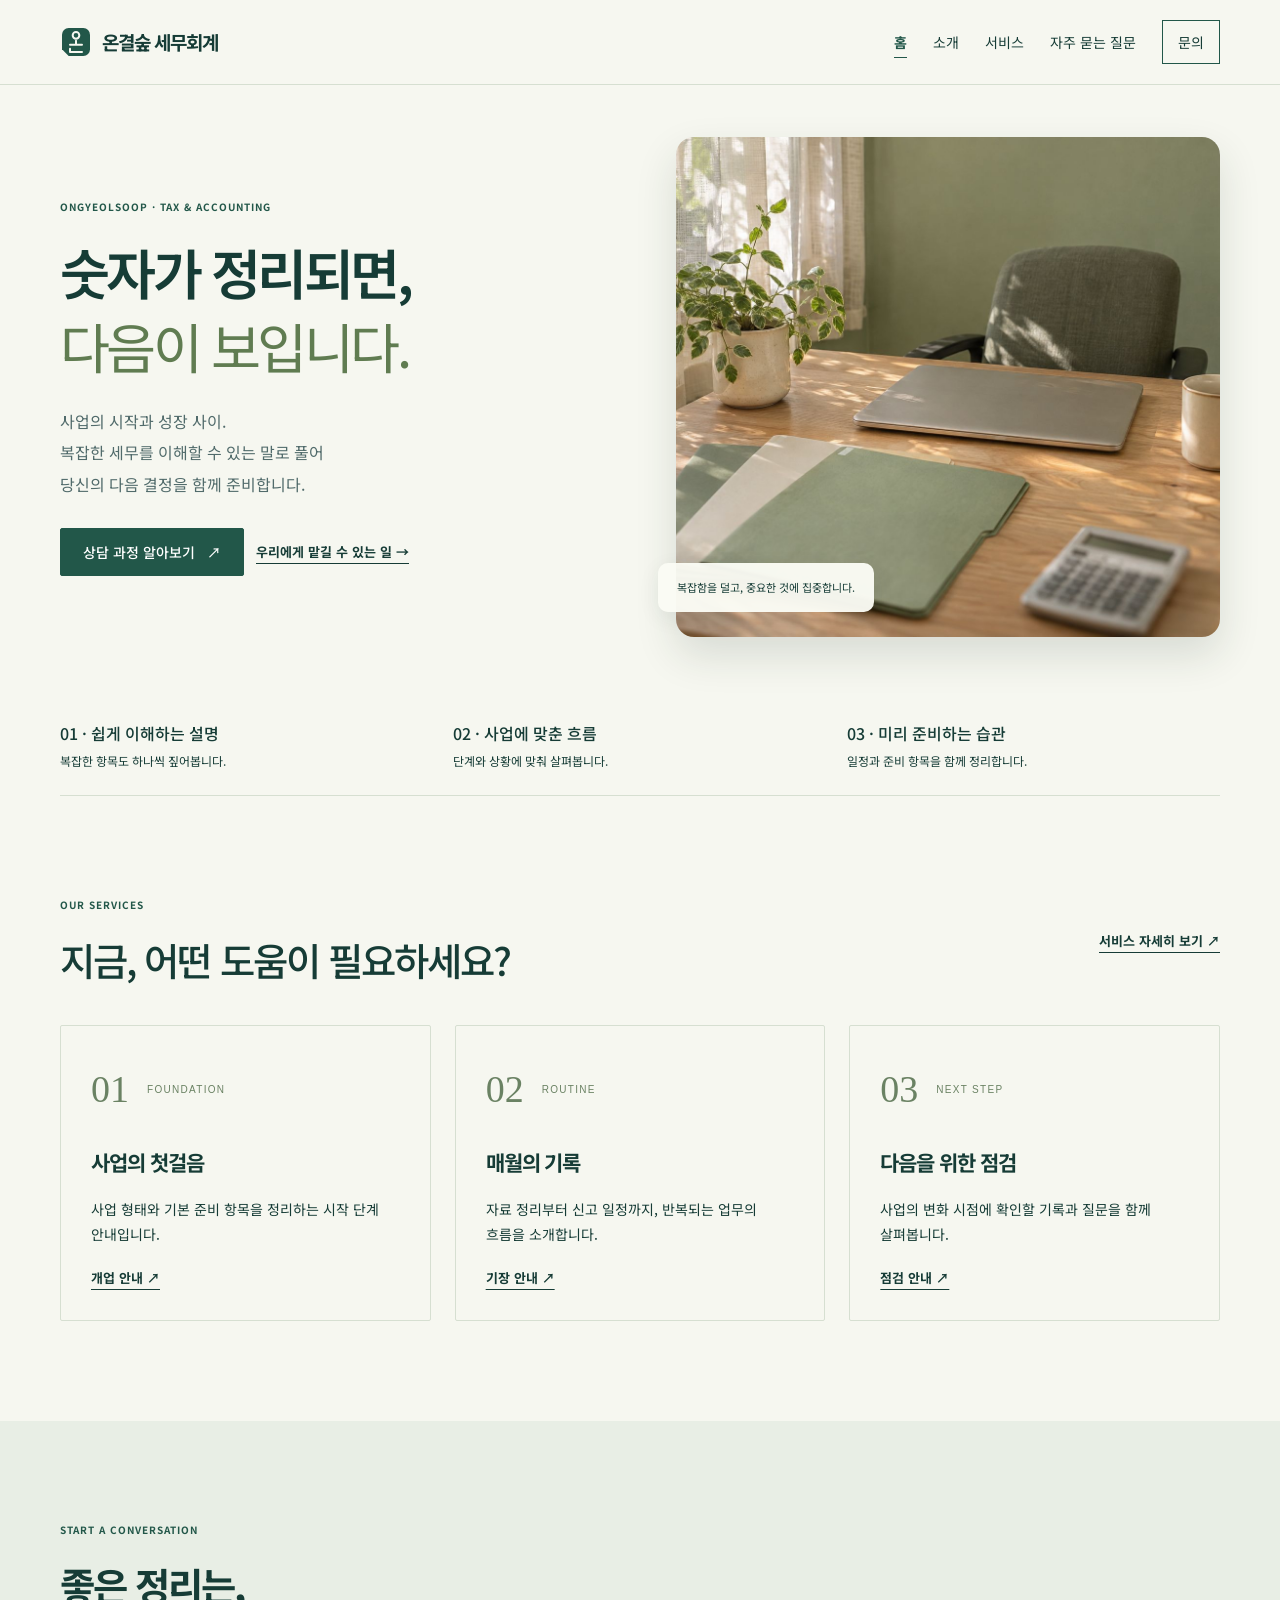
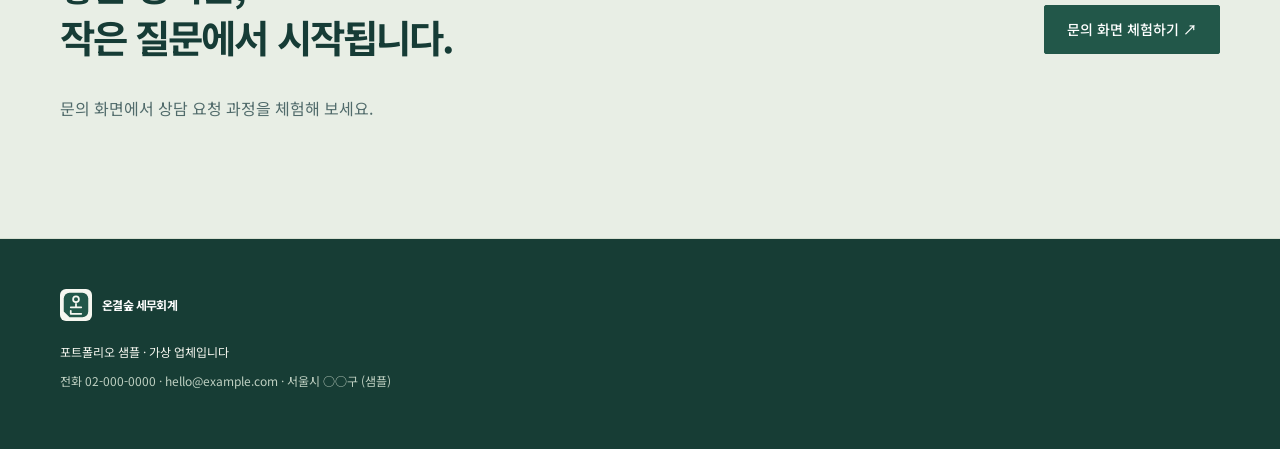
<file: index.html>
<!doctype html>
<html lang="ko"><head><meta charset="utf-8"><meta name="viewport" content="width=device-width,initial-scale=1"><title>사업의 다음을 함께 정리합니다 | 온결숲 세무회계</title><meta name="description" content="온결숲 세무회계. 사무소 소개·서비스·자주 묻는 질문과 문의 안내."><meta property="og:title" content="사업의 다음을 함께 정리합니다 | 온결숲 세무회계"><meta property="og:description" content="온결숲 세무회계. 사무소 소개·서비스·자주 묻는 질문과 문의 안내."><meta property="og:type" content="website"><meta property="og:locale" content="ko_KR"><meta property="og:image" content="thumb.png"><meta property="og:image:width" content="1280"><meta property="og:image:height" content="800"><link rel="icon" href="assets/logo.svg" type="image/svg+xml"><link rel="stylesheet" href="assets/base.css"><link rel="stylesheet" href="tax.css"><script defer src="assets/common.js"></script><link rel="preconnect" href="https://fonts.googleapis.com"><link rel="preconnect" href="https://fonts.gstatic.com" crossorigin><link href="https://fonts.googleapis.com/css2?family=Noto+Sans+KR:wght@400;500;600;700;800;900&display=swap" rel="stylesheet"></head>
<body class="tax"><a class="skip" href="#main">본문으로 건너뛰기</a><header class="site-header"><div class="wrap header-inner"><a class="brand" href="index.html"><img class="brand-symbol" src="assets/logo.svg" width="32" height="32" alt="" aria-hidden="true"><span class="brand-name">온결숲 세무회계</span></a><button class="nav-toggle" aria-expanded="false" aria-controls="site-nav" type="button">메뉴</button><nav id="site-nav" aria-label="주 메뉴"><a href="index.html" aria-current="page">홈</a><a href="about.html">소개</a><a href="services.html">서비스</a><a href="faq.html">자주 묻는 질문</a><a href="contact.html">문의</a></nav></div></header><main id="main">
<section class="tax-hero wrap"><div class="hero-copy"><p class="eyebrow"> ONGYEOLSOOP · TAX & ACCOUNTING</p><h1>숫자가 정리되면,<br><em>다음이 보입니다.</em></h1><p class="lead">사업의 시작과 성장 사이.<br> 복잡한 세무를 이해할 수 있는 말로 풀어<br> 당신의 다음 결정을 함께 준비합니다.</p><div class="actions"><a class="btn" href="contact.html">상담 과정 알아보기 <span>↗</span></a><a class="text-link" href="services.html">우리에게 맡길 수 있는 일 →</a></div></div><div class="tax-photo"><img class="hero-photo" src="images/hero.jpg" width="1536" height="1024" alt="자연광이 드는 창가 책상 위의 노트북과 서류철, 커피와 화분" fetchpriority="high"><div class="art-note"> 복잡함을 덜고, 중요한 것에 집중합니다.</div></div></section>
<div class="wrap tax-points"><div><strong>01 · 쉽게 이해하는 설명</strong>복잡한 항목도 하나씩 짚어봅니다.</div><div><strong>02 · 사업에 맞춘 흐름</strong>단계와 상황에 맞춰 살펴봅니다.</div><div><strong>03 · 미리 준비하는 습관</strong>일정과 준비 항목을 함께 정리합니다.</div></div>
<section class="section"><div class="wrap"><div class="section-head"><div><p class="eyebrow">OUR SERVICES</p><h2>지금, 어떤 도움이 필요하세요?</h2></div><a class="text-link" href="services.html">서비스 자세히 보기 ↗</a></div><div class="grid three"><article class="panel"><div class="service-num"><span>01</span><span class="service-label">FOUNDATION</span></div><h3>사업의 첫걸음</h3><p>사업 형태와 기본 준비 항목을 정리하는 시작 단계 안내입니다.</p><a class="text-link" href="services.html#start">개업 안내 ↗</a></article><article class="panel"><div class="service-num"><span>02</span><span class="service-label">ROUTINE</span></div><h3>매월의 기록</h3><p>자료 정리부터 신고 일정까지, 반복되는 업무의 흐름을 소개합니다.</p><a class="text-link" href="services.html#routine">기장 안내 ↗</a></article><article class="panel"><div class="service-num"><span>03</span><span class="service-label">NEXT STEP</span></div><h3>다음을 위한 점검</h3><p>사업의 변화 시점에 확인할 기록과 질문을 함께 살펴봅니다.</p><a class="text-link" href="services.html#review">점검 안내 ↗</a></article></div></div></section>
<section class="section soft"><div class="wrap wide-cta"><div><p class="eyebrow">START A CONVERSATION</p><h2>좋은 정리는,<br>작은 질문에서 시작됩니다.</h2><p class="muted">문의 화면에서 상담 요청 과정을 체험해 보세요.</p></div><a class="btn" href="contact.html">문의 화면 체험하기 ↗</a></div></section></main><footer class="site-footer"><div class="wrap"><div class="footer-row"><a class="brand" href="index.html"><img class="brand-symbol" src="assets/logo.svg" width="32" height="32" alt="" aria-hidden="true"><span class="brand-name">온결숲 세무회계</span></a></div><p>포트폴리오 샘플 · 가상 업체입니다</p><p class="muted small">전화 02-000-0000 · hello@example.com · 서울시 ○○구 (샘플)</p></div></footer><div class="toast" id="toast" role="status" aria-live="polite" hidden></div></body></html>
</file>
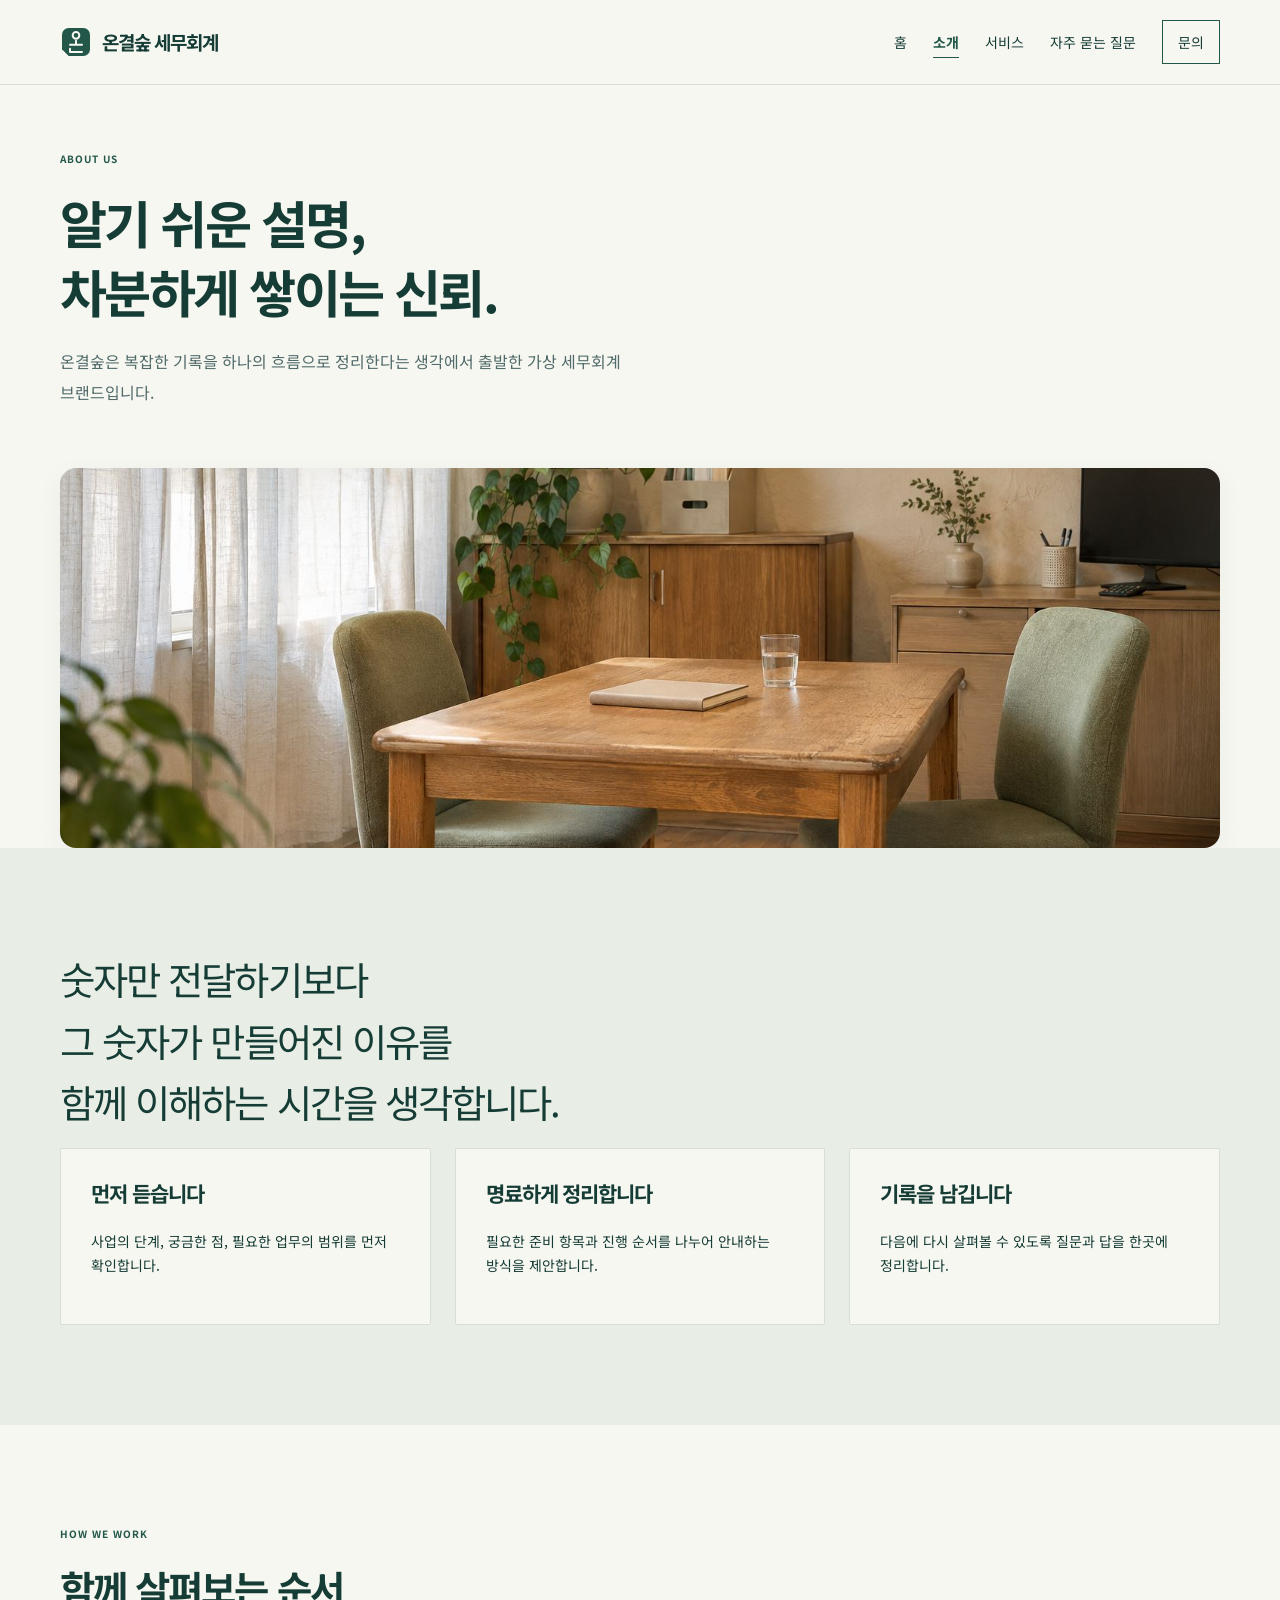
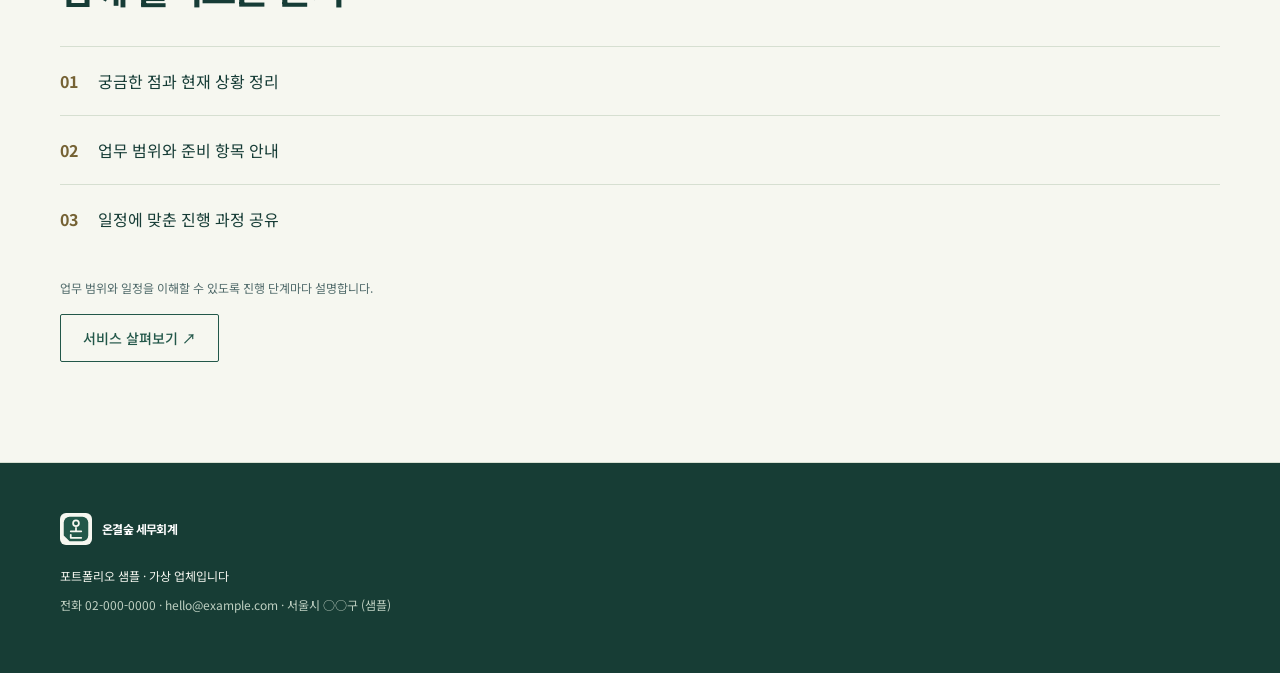
<file: about.html>
<!doctype html>
<html lang="ko"><head><meta charset="utf-8"><meta name="viewport" content="width=device-width,initial-scale=1"><title>사무소 소개 | 온결숲 세무회계</title><meta name="description" content="온결숲 세무회계. 사무소 소개·서비스·자주 묻는 질문과 문의 안내."><meta property="og:title" content="사무소 소개 | 온결숲 세무회계"><meta property="og:description" content="온결숲 세무회계. 사무소 소개·서비스·자주 묻는 질문과 문의 안내."><meta property="og:type" content="website"><meta property="og:locale" content="ko_KR"><meta property="og:image" content="thumb.png"><meta property="og:image:width" content="1280"><meta property="og:image:height" content="800"><link rel="icon" href="assets/logo.svg" type="image/svg+xml"><link rel="stylesheet" href="assets/base.css"><link rel="stylesheet" href="tax.css"><script defer src="assets/common.js"></script><link rel="preconnect" href="https://fonts.googleapis.com"><link rel="preconnect" href="https://fonts.gstatic.com" crossorigin><link href="https://fonts.googleapis.com/css2?family=Noto+Sans+KR:wght@400;500;600;700;800;900&display=swap" rel="stylesheet"></head>
<body class="tax"><a class="skip" href="#main">본문으로 건너뛰기</a><header class="site-header"><div class="wrap header-inner"><a class="brand" href="index.html"><img class="brand-symbol" src="assets/logo.svg" width="32" height="32" alt="" aria-hidden="true"><span class="brand-name">온결숲 세무회계</span></a><button class="nav-toggle" aria-expanded="false" aria-controls="site-nav" type="button">메뉴</button><nav id="site-nav" aria-label="주 메뉴"><a href="index.html">홈</a><a href="about.html" aria-current="page">소개</a><a href="services.html">서비스</a><a href="faq.html">자주 묻는 질문</a><a href="contact.html">문의</a></nav></div></header><main id="main"><section class="page-intro wrap"><p class="eyebrow">ABOUT US</p><h1>알기 쉬운 설명,<br>차분하게 쌓이는 신뢰.</h1><p class="lead">온결숲은 복잡한 기록을 하나의 흐름으로 정리한다는 생각에서 출발한 가상 세무회계 브랜드입니다.</p></section><figure class="wrap page-photo about-photo"><img src="images/about.jpg" width="1536" height="1024" alt="상담실 테이블과 마주 놓인 두 개의 의자" loading="lazy"></figure><section class="section soft"><div class="wrap"><p class="statement">숫자만 전달하기보다<br>그 숫자가 만들어진 이유를<br>함께 이해하는 시간을 생각합니다.</p><div class="grid three"><article class="panel"><h3>먼저 듣습니다</h3><p>사업의 단계, 궁금한 점, 필요한 업무의 범위를 먼저 확인합니다.</p></article><article class="panel"><h3>명료하게 정리합니다</h3><p>필요한 준비 항목과 진행 순서를 나누어 안내하는 방식을 제안합니다.</p></article><article class="panel"><h3>기록을 남깁니다</h3><p>다음에 다시 살펴볼 수 있도록 질문과 답을 한곳에 정리합니다.</p></article></div></div></section><section class="section wrap"><p class="eyebrow">HOW WE WORK</p><h2>함께 살펴보는 순서</h2><div class="step"><strong>01</strong>궁금한 점과 현재 상황 정리</div><div class="step"><strong>02</strong>업무 범위와 준비 항목 안내</div><div class="step"><strong>03</strong>일정에 맞춘 진행 과정 공유</div><p class="small muted" style="margin-top:24px">업무 범위와 일정을 이해할 수 있도록 진행 단계마다 설명합니다.</p><a class="btn outline" href="services.html">서비스 살펴보기 ↗</a></section></main><footer class="site-footer"><div class="wrap"><div class="footer-row"><a class="brand" href="index.html"><img class="brand-symbol" src="assets/logo.svg" width="32" height="32" alt="" aria-hidden="true"><span class="brand-name">온결숲 세무회계</span></a></div><p>포트폴리오 샘플 · 가상 업체입니다</p><p class="muted small">전화 02-000-0000 · hello@example.com · 서울시 ○○구 (샘플)</p></div></footer><div class="toast" id="toast" role="status" aria-live="polite" hidden></div></body></html>
</file>
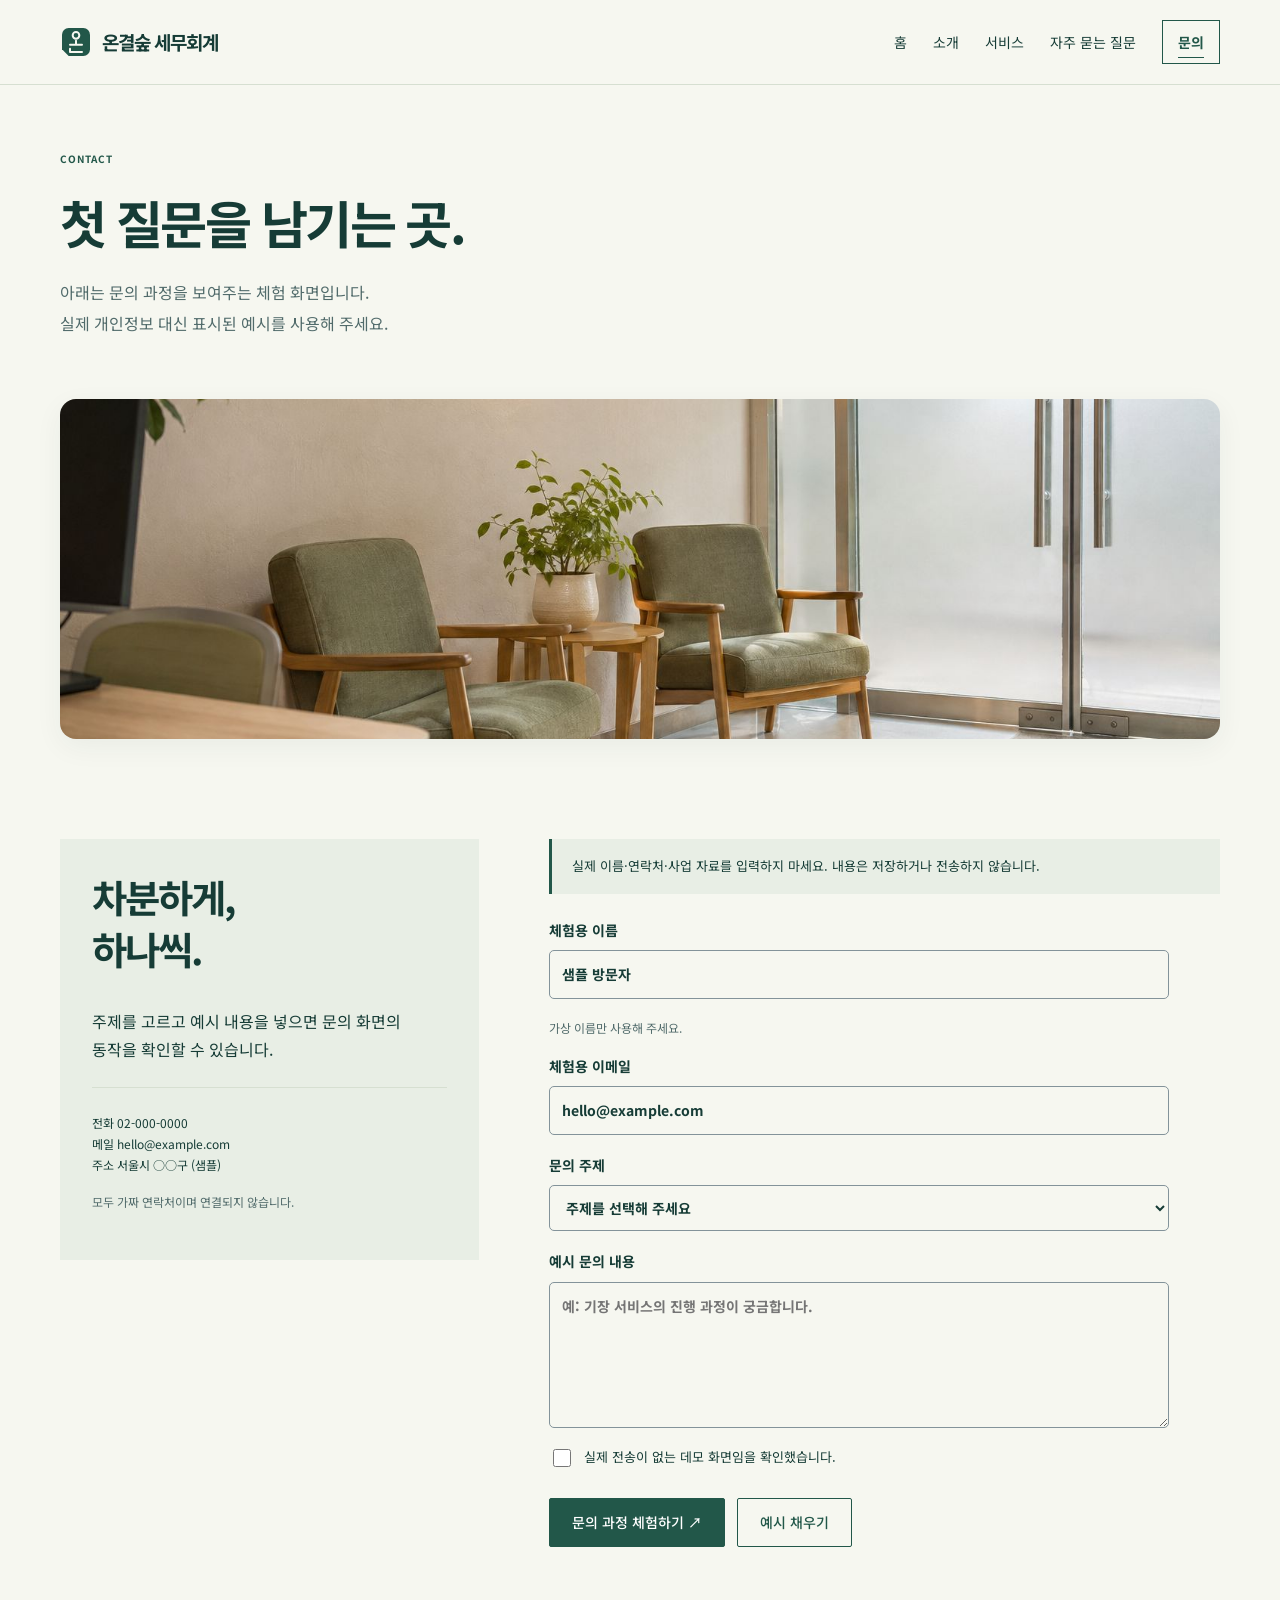
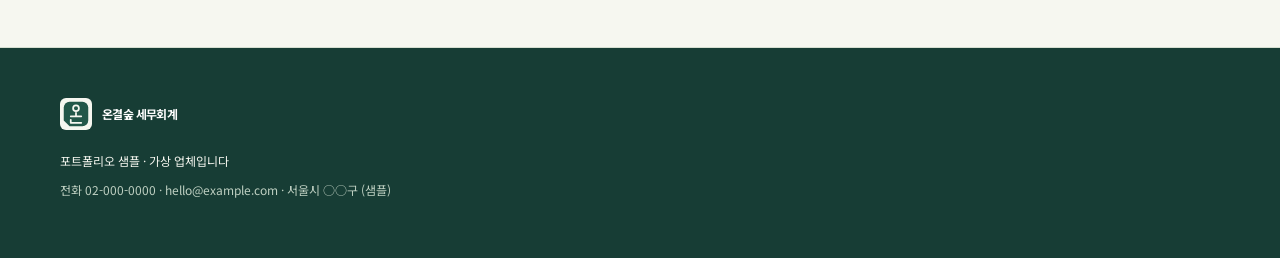
<file: contact.html>
<!doctype html>
<html lang="ko"><head><meta charset="utf-8"><meta name="viewport" content="width=device-width,initial-scale=1"><title>문의 과정 체험 | 온결숲 세무회계</title><meta name="description" content="온결숲 세무회계. 사무소 소개·서비스·자주 묻는 질문과 문의 안내."><meta property="og:title" content="문의 과정 체험 | 온결숲 세무회계"><meta property="og:description" content="온결숲 세무회계. 사무소 소개·서비스·자주 묻는 질문과 문의 안내."><meta property="og:type" content="website"><meta property="og:locale" content="ko_KR"><meta property="og:image" content="thumb.png"><meta property="og:image:width" content="1280"><meta property="og:image:height" content="800"><link rel="icon" href="assets/logo.svg" type="image/svg+xml"><link rel="stylesheet" href="assets/base.css"><link rel="stylesheet" href="tax.css"><script defer src="assets/common.js"></script><script defer src="tax.js"></script><link rel="preconnect" href="https://fonts.googleapis.com"><link rel="preconnect" href="https://fonts.gstatic.com" crossorigin><link href="https://fonts.googleapis.com/css2?family=Noto+Sans+KR:wght@400;500;600;700;800;900&display=swap" rel="stylesheet"></head>
<body class="tax"><a class="skip" href="#main">본문으로 건너뛰기</a><header class="site-header"><div class="wrap header-inner"><a class="brand" href="index.html"><img class="brand-symbol" src="assets/logo.svg" width="32" height="32" alt="" aria-hidden="true"><span class="brand-name">온결숲 세무회계</span></a><button class="nav-toggle" aria-expanded="false" aria-controls="site-nav" type="button">메뉴</button><nav id="site-nav" aria-label="주 메뉴"><a href="index.html">홈</a><a href="about.html">소개</a><a href="services.html">서비스</a><a href="faq.html">자주 묻는 질문</a><a href="contact.html" aria-current="page">문의</a></nav></div></header><main id="main"><section class="page-intro wrap"><p class="eyebrow">CONTACT</p><h1>첫 질문을 남기는 곳.</h1><p class="lead">아래는 문의 과정을 보여주는 체험 화면입니다.<br>실제 개인정보 대신 표시된 예시를 사용해 주세요.</p></section><figure class="wrap page-photo contact-photo"><img src="images/contact.jpg" width="1536" height="1024" alt="밝은 유리 출입문 옆 의자와 화분이 놓인 대기 공간" loading="lazy"></figure><section class="section wrap contact-grid"><aside><h2>차분하게,<br>하나씩.</h2><p>주제를 고르고 예시 내용을 넣으면 문의 화면의 동작을 확인할 수 있습니다.</p><hr class="divider"><p class="small">전화 02-000-0000<br>메일 hello@example.com<br>주소 서울시 ○○구 (샘플)</p><p class="small muted">모두 가짜 연락처이며 연결되지 않습니다.</p></aside><div><p class="notice">실제 이름·연락처·사업 자료를 입력하지 마세요. 내용은 저장하거나 전송하지 않습니다.</p><form id="contact-form" novalidate><label class="field">체험용 이름<input name="nickname" required value="샘플 방문자" maxlength="30" autocomplete="off" aria-describedby="name-help"></label><p class="small muted" id="name-help">가상 이름만 사용해 주세요.</p><label class="field">체험용 이메일<input name="email" type="email" required value="hello@example.com" autocomplete="off" maxlength="100"></label><label class="field">문의 주제<select name="topic" required><option value="">주제를 선택해 주세요</option><option>개업 안내</option><option>기장 안내</option><option>사업 점검</option></select></label><label class="field">예시 문의 내용<textarea name="message" required minlength="5" maxlength="1000" rows="5" placeholder="예: 기장 서비스의 진행 과정이 궁금합니다."></textarea></label><div class="hp" aria-hidden="true"><label>웹사이트 주소 (비워 두세요)<input name="website" tabindex="-1" autocomplete="off"></label></div><label class="check"><input name="consent" type="checkbox" required><span>실제 전송이 없는 데모 화면임을 확인했습니다.</span></label><div class="actions"><button class="btn" type="submit">문의 과정 체험하기 ↗</button><button class="btn outline" type="button" id="fill-example">예시 채우기</button></div><p id="form-result" class="status" role="status" tabindex="-1" hidden></p></form></div></section></main><footer class="site-footer"><div class="wrap"><div class="footer-row"><a class="brand" href="index.html"><img class="brand-symbol" src="assets/logo.svg" width="32" height="32" alt="" aria-hidden="true"><span class="brand-name">온결숲 세무회계</span></a></div><p>포트폴리오 샘플 · 가상 업체입니다</p><p class="muted small">전화 02-000-0000 · hello@example.com · 서울시 ○○구 (샘플)</p></div></footer><div class="toast" id="toast" role="status" aria-live="polite" hidden></div></body></html>
</file>
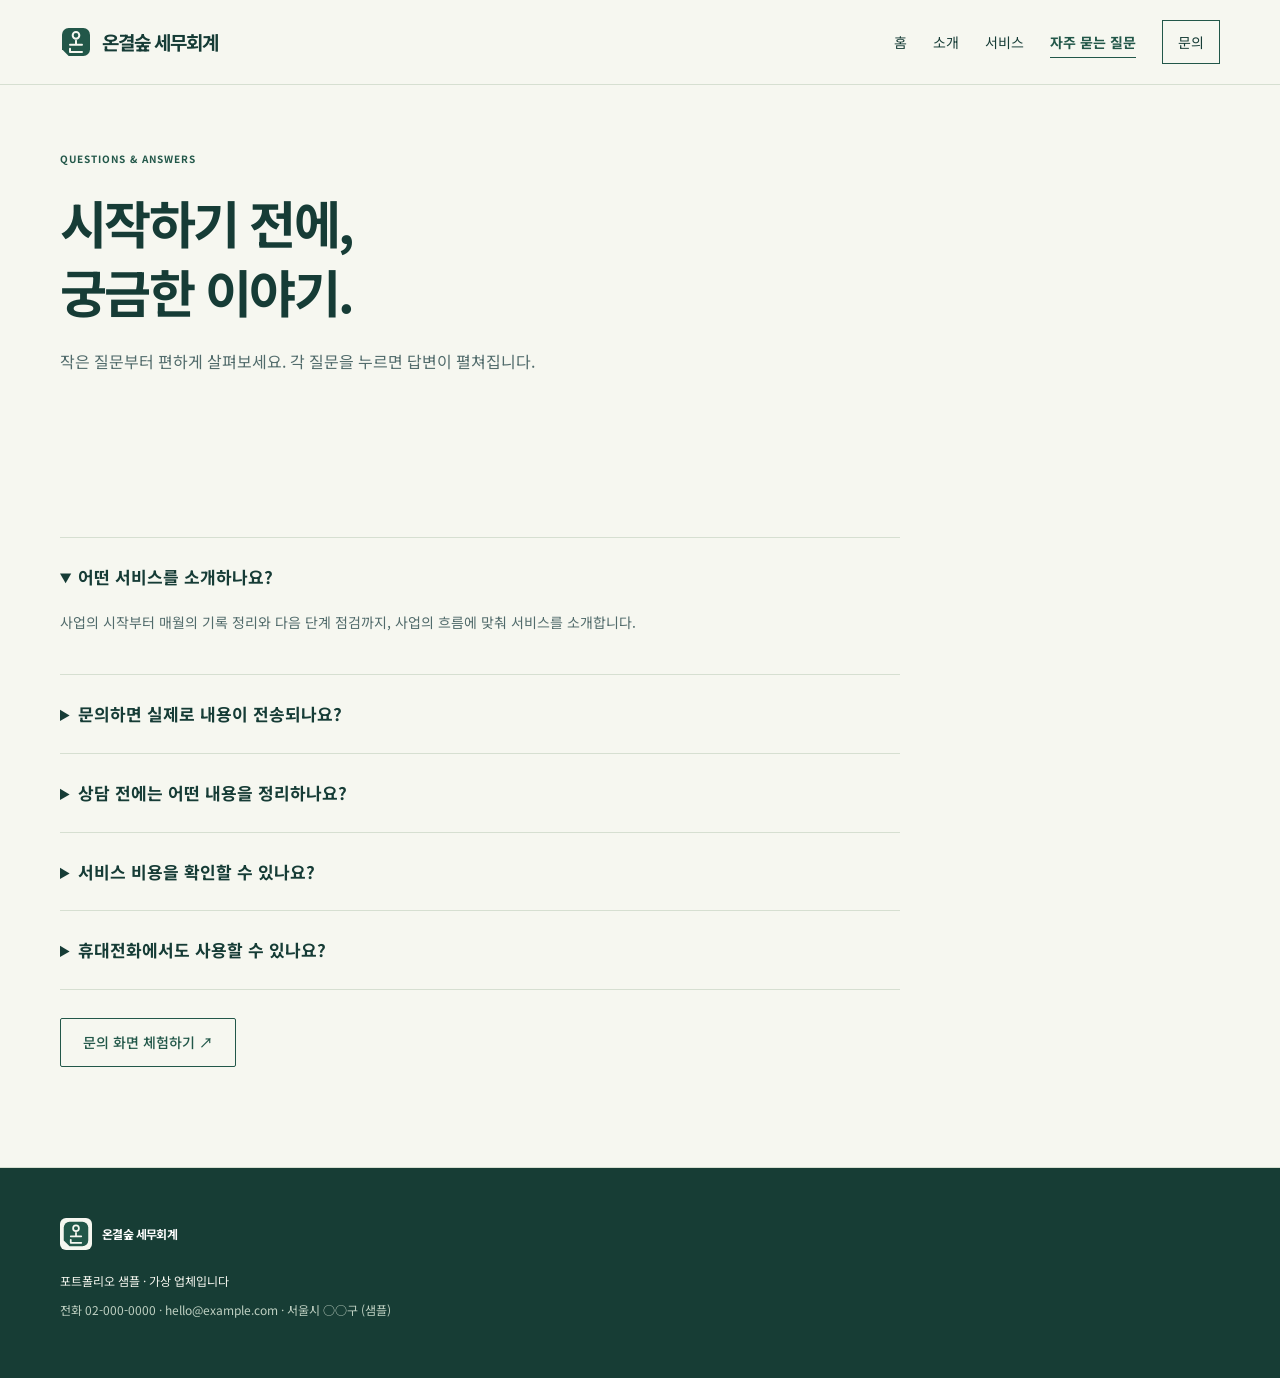
<file: faq.html>
<!doctype html>
<html lang="ko"><head><meta charset="utf-8"><meta name="viewport" content="width=device-width,initial-scale=1"><title>자주 묻는 질문 | 온결숲 세무회계</title><meta name="description" content="온결숲 세무회계. 사무소 소개·서비스·자주 묻는 질문과 문의 안내."><meta property="og:title" content="자주 묻는 질문 | 온결숲 세무회계"><meta property="og:description" content="온결숲 세무회계. 사무소 소개·서비스·자주 묻는 질문과 문의 안내."><meta property="og:type" content="website"><meta property="og:locale" content="ko_KR"><meta property="og:image" content="thumb.png"><meta property="og:image:width" content="1280"><meta property="og:image:height" content="800"><link rel="icon" href="assets/logo.svg" type="image/svg+xml"><link rel="stylesheet" href="assets/base.css"><link rel="stylesheet" href="tax.css"><script defer src="assets/common.js"></script><link rel="preconnect" href="https://fonts.googleapis.com"><link rel="preconnect" href="https://fonts.gstatic.com" crossorigin><link href="https://fonts.googleapis.com/css2?family=Noto+Sans+KR:wght@400;500;600;700;800;900&display=swap" rel="stylesheet"></head>
<body class="tax"><a class="skip" href="#main">본문으로 건너뛰기</a><header class="site-header"><div class="wrap header-inner"><a class="brand" href="index.html"><img class="brand-symbol" src="assets/logo.svg" width="32" height="32" alt="" aria-hidden="true"><span class="brand-name">온결숲 세무회계</span></a><button class="nav-toggle" aria-expanded="false" aria-controls="site-nav" type="button">메뉴</button><nav id="site-nav" aria-label="주 메뉴"><a href="index.html">홈</a><a href="about.html">소개</a><a href="services.html">서비스</a><a href="faq.html" aria-current="page">자주 묻는 질문</a><a href="contact.html">문의</a></nav></div></header><main id="main"><section class="page-intro wrap"><p class="eyebrow">QUESTIONS & ANSWERS</p><h1>시작하기 전에,<br>궁금한 이야기.</h1><p class="lead">작은 질문부터 편하게 살펴보세요. 각 질문을 누르면 답변이 펼쳐집니다.</p></section><section class="section wrap"><div class="faq-list"><details open><summary>어떤 서비스를 소개하나요?</summary><p>사업의 시작부터 매월의 기록 정리와 다음 단계 점검까지, 사업의 흐름에 맞춰 서비스를 소개합니다.</p></details><details><summary>문의하면 실제로 내용이 전송되나요?</summary><p>전송되지 않습니다. 필수 항목과 이메일 형식을 확인한 뒤 데모 안내만 표시합니다. 입력 내용도 저장하지 않습니다.</p></details><details><summary>상담 전에는 어떤 내용을 정리하나요?</summary><p>이 샘플에서는 문의 주제와 궁금한 점을 정리하는 화면 흐름을 보여줍니다. 실제 상담에 필요한 자료는 의뢰하는 전문가에게 별도로 확인해 주세요.</p></details><details><summary>서비스 비용을 확인할 수 있나요?</summary><p>업무 범위와 진행 과정을 먼저 확인합니다. 문의 화면에서 검토 주제와 질문을 정리하는 과정을 체험할 수 있으며, 실제 견적은 제공하지 않습니다.</p></details><details><summary>휴대전화에서도 사용할 수 있나요?</summary><p>화면 너비에 맞춰 메뉴와 본문 배치가 바뀝니다. 키보드로 메뉴와 질문을 이동하고 펼칠 수도 있습니다.</p></details></div><div class="actions"><a class="btn outline" href="contact.html">문의 화면 체험하기 ↗</a></div></section></main><footer class="site-footer"><div class="wrap"><div class="footer-row"><a class="brand" href="index.html"><img class="brand-symbol" src="assets/logo.svg" width="32" height="32" alt="" aria-hidden="true"><span class="brand-name">온결숲 세무회계</span></a></div><p>포트폴리오 샘플 · 가상 업체입니다</p><p class="muted small">전화 02-000-0000 · hello@example.com · 서울시 ○○구 (샘플)</p></div></footer><div class="toast" id="toast" role="status" aria-live="polite" hidden></div></body></html>
</file>
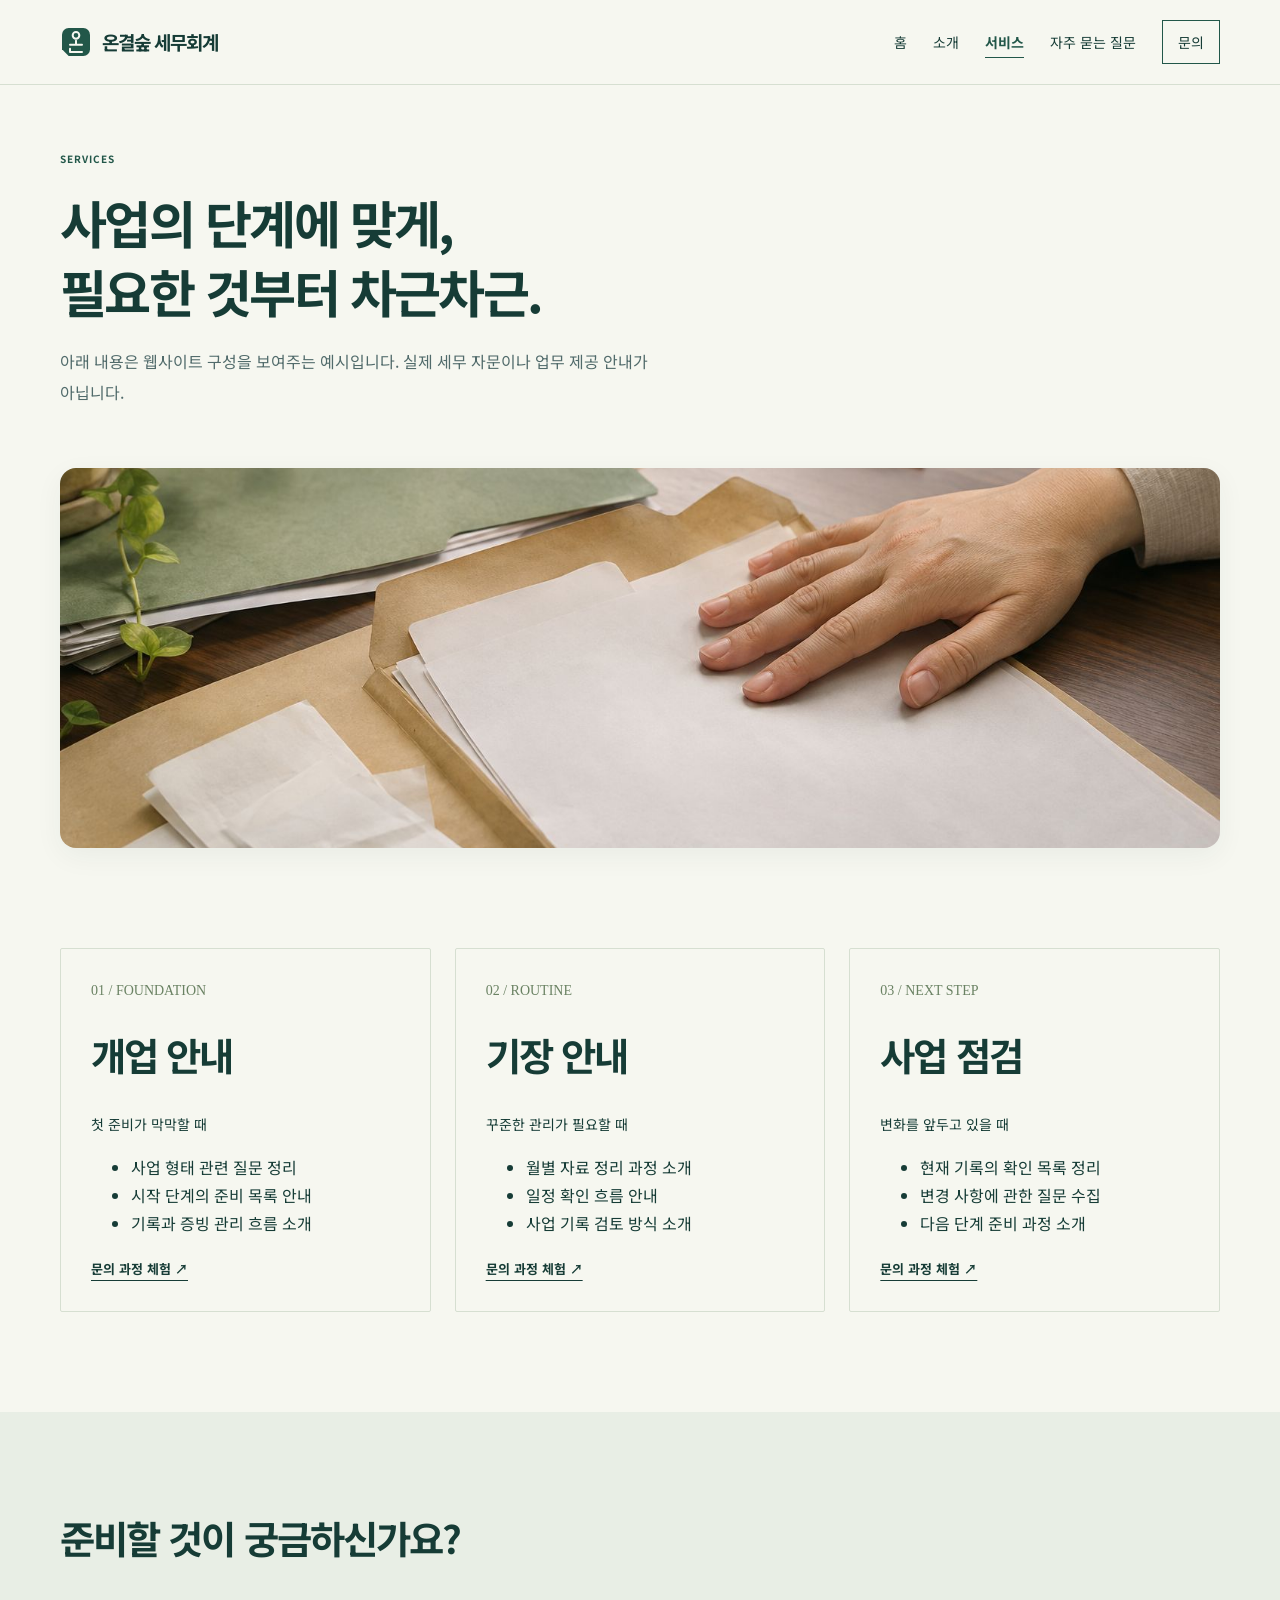
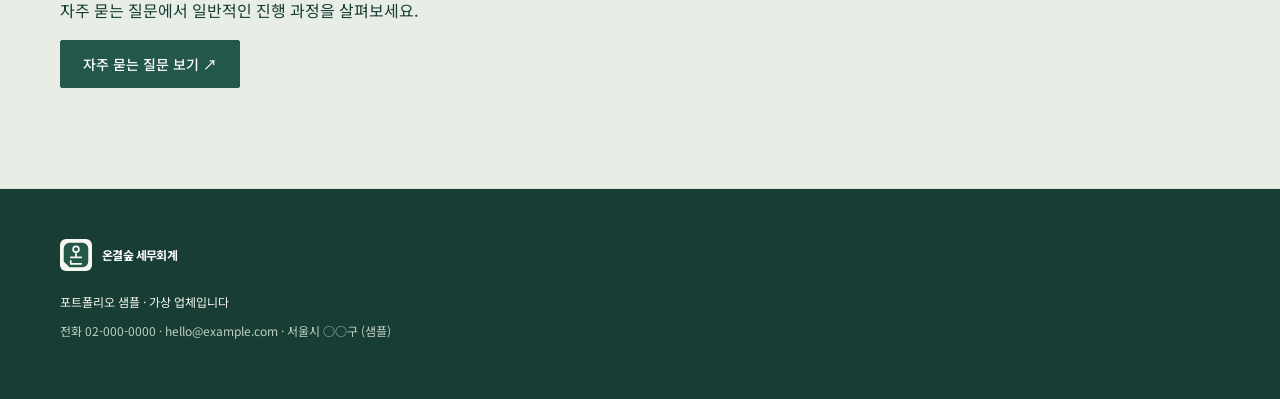
<file: services.html>
<!doctype html>
<html lang="ko"><head><meta charset="utf-8"><meta name="viewport" content="width=device-width,initial-scale=1"><title>서비스 안내 | 온결숲 세무회계</title><meta name="description" content="온결숲 세무회계. 사무소 소개·서비스·자주 묻는 질문과 문의 안내."><meta property="og:title" content="서비스 안내 | 온결숲 세무회계"><meta property="og:description" content="온결숲 세무회계. 사무소 소개·서비스·자주 묻는 질문과 문의 안내."><meta property="og:type" content="website"><meta property="og:locale" content="ko_KR"><meta property="og:image" content="thumb.png"><meta property="og:image:width" content="1280"><meta property="og:image:height" content="800"><link rel="icon" href="assets/logo.svg" type="image/svg+xml"><link rel="stylesheet" href="assets/base.css"><link rel="stylesheet" href="tax.css"><script defer src="assets/common.js"></script><link rel="preconnect" href="https://fonts.googleapis.com"><link rel="preconnect" href="https://fonts.gstatic.com" crossorigin><link href="https://fonts.googleapis.com/css2?family=Noto+Sans+KR:wght@400;500;600;700;800;900&display=swap" rel="stylesheet"></head>
<body class="tax"><a class="skip" href="#main">본문으로 건너뛰기</a><header class="site-header"><div class="wrap header-inner"><a class="brand" href="index.html"><img class="brand-symbol" src="assets/logo.svg" width="32" height="32" alt="" aria-hidden="true"><span class="brand-name">온결숲 세무회계</span></a><button class="nav-toggle" aria-expanded="false" aria-controls="site-nav" type="button">메뉴</button><nav id="site-nav" aria-label="주 메뉴"><a href="index.html">홈</a><a href="about.html">소개</a><a href="services.html" aria-current="page">서비스</a><a href="faq.html">자주 묻는 질문</a><a href="contact.html">문의</a></nav></div></header><main id="main"><section class="page-intro wrap"><p class="eyebrow">SERVICES</p><h1>사업의 단계에 맞게,<br>필요한 것부터 차근차근.</h1><p class="lead">아래 내용은 웹사이트 구성을 보여주는 예시입니다. 실제 세무 자문이나 업무 제공 안내가 아닙니다.</p></section><figure class="wrap page-photo services-photo"><img src="images/services.jpg" width="1536" height="1024" alt="서류와 영수증을 정리하는 손이 놓인 책상" loading="lazy"></figure><section class="section wrap"><div class="grid three"><article id="start" class="panel"><p class="service-num">01 / FOUNDATION</p><h2>개업 안내</h2><p>첫 준비가 막막할 때</p><ul><li>사업 형태 관련 질문 정리</li><li>시작 단계의 준비 목록 안내</li><li>기록과 증빙 관리 흐름 소개</li></ul><a href="contact.html" class="text-link">문의 과정 체험 ↗</a></article><article id="routine" class="panel"><p class="service-num">02 / ROUTINE</p><h2>기장 안내</h2><p>꾸준한 관리가 필요할 때</p><ul><li>월별 자료 정리 과정 소개</li><li>일정 확인 흐름 안내</li><li>사업 기록 검토 방식 소개</li></ul><a href="contact.html" class="text-link">문의 과정 체험 ↗</a></article><article id="review" class="panel"><p class="service-num">03 / NEXT STEP</p><h2>사업 점검</h2><p>변화를 앞두고 있을 때</p><ul><li>현재 기록의 확인 목록 정리</li><li>변경 사항에 관한 질문 수집</li><li>다음 단계 준비 과정 소개</li></ul><a href="contact.html" class="text-link">문의 과정 체험 ↗</a></article></div></section><section class="section soft"><div class="wrap"><h2>준비할 것이 궁금하신가요?</h2><p>자주 묻는 질문에서 일반적인 진행 과정을 살펴보세요.</p><a class="btn" href="faq.html">자주 묻는 질문 보기 ↗</a></div></section></main><footer class="site-footer"><div class="wrap"><div class="footer-row"><a class="brand" href="index.html"><img class="brand-symbol" src="assets/logo.svg" width="32" height="32" alt="" aria-hidden="true"><span class="brand-name">온결숲 세무회계</span></a></div><p>포트폴리오 샘플 · 가상 업체입니다</p><p class="muted small">전화 02-000-0000 · hello@example.com · 서울시 ○○구 (샘플)</p></div></footer><div class="toast" id="toast" role="status" aria-live="polite" hidden></div></body></html>
</file>
<file: assets/base.css>
:root{--ink:#182e39;--muted:#536570;--paper:#fff;--line:#dce3e5;--accent:#1c574e;--soft:#f1f5f4;--radius:14px}*{box-sizing:border-box}body{margin:0;font-family:'Noto Sans KR',sans-serif;color:var(--ink);background:var(--paper);line-height:1.75;word-break:keep-all}a{color:inherit;text-decoration:none}button,input,select,textarea{font:inherit}button,a,input,select,textarea{touch-action:manipulation}button{cursor:pointer}img,svg{max-width:100%;height:auto}button:disabled{cursor:not-allowed;opacity:.6}a:hover{text-decoration:underline;text-underline-offset:5px}:focus-visible{outline:3px solid #a04b0c;outline-offset:4px}h1,h2,h3,p{margin-top:0}h1,h2,h3{line-height:1.35;letter-spacing:-.05em}h1{font-size:clamp(2.25rem,4.6vw,4.2rem);font-weight:700}h2{font-size:clamp(1.8rem,3vw,2.65rem)}h3{font-size:1.2rem}p{margin-bottom:1rem}.wrap{width:min(1120px,calc(100% - 48px));margin:auto}.site-header{background:var(--paper);border-bottom:1px solid var(--line)}.header-inner{min-height:88px;display:flex;justify-content:space-between;align-items:center;gap:20px}.brand{display:inline-flex;align-items:center;gap:10px;font-size:19px;font-weight:700;letter-spacing:-.05em;white-space:nowrap}.brand-mark{font-size:30px;color:var(--accent)}nav{display:flex;align-items:center;gap:26px;font-size:14px}nav a[aria-current]{font-weight:700;text-decoration:underline;text-underline-offset:9px;color:var(--accent)}.nav-toggle{display:none}.skip{position:absolute;top:-90px;left:16px;z-index:30;background:#fff;padding:12px}.skip:focus{top:16px}.eyebrow{font-size:12px;font-weight:700;letter-spacing:.15em;text-transform:uppercase;color:var(--accent);margin-bottom:20px}.lead{font-size:17px;color:var(--muted);max-width:560px}.btn{border:1px solid var(--accent);border-radius:5px;background:var(--accent);color:white;min-height:48px;display:inline-flex;align-items:center;justify-content:center;padding:11px 22px;gap:12px;font-weight:700;font-size:14px;text-decoration:none}.btn:hover{text-decoration:none;filter:brightness(.94)}.btn.outline{background:transparent;color:var(--accent)}.btn.small{min-height:40px;padding:8px 14px;font-size:12px}.actions{display:flex;gap:12px;flex-wrap:wrap;margin-top:28px}.section{padding:80px 0}.section.soft{background:var(--soft)}.section-head{display:flex;justify-content:space-between;align-items:end;gap:24px;margin-bottom:32px}.section-head h2{margin-bottom:0}.muted{color:var(--muted)}.small{font-size:12px}.grid{display:grid;gap:24px}.grid.two{grid-template-columns:repeat(2,minmax(0,1fr))}.grid.three{grid-template-columns:repeat(3,minmax(0,1fr))}.grid.four{grid-template-columns:repeat(4,minmax(0,1fr))}.panel{border:1px solid var(--line);padding:30px;border-radius:var(--radius);background:var(--paper)}.tag{display:inline-block;border:1px solid var(--line);padding:4px 11px;border-radius:40px;font-size:11px;font-weight:700;letter-spacing:.03em}.page-intro{padding:65px 0 44px}.page-intro h1{font-size:clamp(2.2rem,4vw,3.2rem);margin-bottom:20px}.page-intro p{max-width:630px}.site-footer{border-top:1px solid var(--line);padding:40px 0 28px}.site-footer p{font-size:12px;margin-bottom:8px}.footer-row{display:flex;justify-content:space-between;gap:20px;margin-bottom:20px}.footer-row>a:last-child{font-size:12px}.field{display:grid;gap:8px;margin-bottom:18px;font-size:14px;font-weight:700}input,select,textarea{width:100%;min-width:0;border:1px solid #83939a;border-radius:5px;padding:11px 12px;background:var(--paper);color:var(--ink)}textarea{resize:vertical}input[type=checkbox]{width:18px;height:18px;flex:none;accent-color:var(--accent)}.check{display:flex;gap:10px;align-items:start;font-size:13px}.notice{background:var(--soft);border-left:3px solid var(--accent);padding:16px 20px;font-size:13px;margin-bottom:24px}.status{padding:16px;border:1px solid var(--accent);border-radius:6px;margin-top:16px}.hp{position:absolute;left:-10000px;opacity:0}.empty{text-align:center;padding:40px;border:1px dashed var(--line);border-radius:10px}.toast{position:fixed;bottom:24px;left:50%;transform:translateX(-50%);z-index:50;background:var(--ink);color:white;padding:15px 24px;border-radius:8px;width:max-content;max-width:calc(100% - 32px);box-shadow:0 8px 30px #0002}.divider{border:0;border-top:1px solid var(--line);margin:24px 0}dialog{background:var(--paper);color:var(--ink);border:1px solid var(--line);border-radius:16px;padding:30px;width:min(560px,calc(100% - 32px));max-height:85vh;overflow:auto}dialog::backdrop{background:#12221ebb}.dialog-head{display:flex;justify-content:space-between;align-items:start;gap:15px}.icon-btn{border:1px solid var(--line);background:transparent;color:var(--ink);border-radius:6px;min-width:42px;min-height:42px}.body-copy{white-space:pre-wrap;overflow-wrap:anywhere}.error{color:#9b2f24}.sr-only{position:absolute;width:1px;height:1px;overflow:hidden;clip-path:inset(50%)}[hidden]{display:none!important}
@media(max-width:760px){.wrap{width:calc(100% - 36px)}.header-inner{min-height:74px;flex-wrap:wrap;gap:0}.brand{font-size:18px}.nav-toggle{display:block;background:transparent;border:1px solid var(--line);padding:8px 12px;color:var(--ink);border-radius:4px;font-size:13px}nav{display:none;width:100%;padding:12px 0 20px;flex-wrap:wrap;gap:16px 23px}nav.open{display:flex}.grid.two,.grid.three,.grid.four{grid-template-columns:1fr}.section{padding:54px 0}.section-head{align-items:start;flex-direction:column;gap:18px}.page-intro{padding:42px 0 24px}.panel{padding:24px}.footer-row{align-items:start;flex-direction:column}.lead{font-size:15px}.actions{gap:10px}.btn{padding:11px 18px}}
@media(prefers-reduced-motion:no-preference){a,button{transition:background .18s,color .18s,filter .18s}}

/* Layout and motion */
html{scroll-behavior:smooth;scroll-padding-top:100px}body{font-weight:400}h1,h2,h3{font-weight:700}.wrap{width:min(1160px,calc(100% - 64px))}.site-header{position:sticky;top:0;z-index:20;background:var(--paper)}.header-inner{min-height:84px}.section{padding:100px 0}.section-head{margin-bottom:40px}.site-footer{padding:50px 0}.hero-copy{min-width:0}.lead{font-size:16px;line-height:1.95}.text-link{font-size:13px;font-weight:600;align-self:center;line-height:1.7}.line-dot{display:inline-block;width:7px;height:7px;border-radius:50%;background:currentColor;margin-right:7px}.btn{transition:transform .2s,background .2s}.btn:hover{transform:translateY(-2px)}.hero-index{display:flex;justify-content:space-between;gap:16px;font-size:10px;letter-spacing:.09em;border-top:1px solid var(--line);padding-top:16px;margin-top:52px;color:var(--muted)}.page-title{padding-top:62px}.site-footer .footer-row{align-items:center}section[id]{scroll-margin-top:110px}.reveal-item{transition:opacity .65s,transform .65s}.motion-on .reveal-item:not(.in-view){opacity:0;transform:translateY(22px)}.in-view{opacity:1;transform:none}button,a{ -webkit-tap-highlight-color:transparent}.table-wrap{overflow-x:auto}input,select,textarea{max-width:100%}dialog{max-height:90dvh;overflow-y:auto}nav a{white-space:nowrap}
@media(max-width:900px){.wrap{width:calc(100% - 40px)}nav{gap:15px}.brand{font-size:17px}.header-inner{gap:12px}.section{padding:68px 0}.hero-index{margin-top:30px}}
@media(max-width:760px){.wrap{width:calc(100% - 36px)}.header-inner{min-height:72px}.nav-toggle{display:block;border:1px solid var(--line);border-radius:4px;background:transparent;color:var(--ink);min-height:44px;padding:8px 12px}.site-header nav{display:none;position:absolute;top:100%;left:0;right:0;background:var(--paper);padding:12px 18px 20px;box-shadow:0 16px 22px #00000012;border-bottom:1px solid var(--line);align-items:stretch;max-height:75dvh;overflow:auto}.site-header nav.open{display:flex;flex-direction:column;gap:2px}.site-header nav a{padding:12px;min-height:44px}.lead{font-size:14px}.section-head{align-items:start}.section{padding:60px 0}.hero-index{font-size:9px}.site-footer .footer-row{flex-wrap:wrap}.page-title{padding-top:40px}.text-link{font-size:12px}.actions{gap:16px}h2{font-size:29px}}
@media(prefers-reduced-motion:reduce){html{scroll-behavior:auto}*,*::before,*::after{animation:none!important;transition:none!important}.motion-on .reveal-item:not(.in-view){opacity:1;transform:none}}


.brand{display:inline-flex;align-items:center;gap:10px;min-width:0}.brand .brand-symbol{display:block;width:32px;height:32px;flex:0 0 32px;object-fit:contain;border:0}.brand .brand-name{display:block;white-space:nowrap;line-height:1.35}.site-footer .brand .brand-symbol{background:var(--paper);border-radius:6px;padding:2px;box-sizing:border-box}
@media(max-width:760px){.header-inner .brand{gap:9px}.brand .brand-symbol{width:32px;height:32px;flex-basis:32px}.header-inner .brand .brand-name{font-size:16px}}
</file>
<file: tax.css>
.tax{--ink:#173b3c;--muted:#516b6b;--accent:#1d5550;--paper:#fdfcf8;--soft:#edf2ee;--line:#d8e0d9;--radius:4px}.tax .brand{letter-spacing:.02em}.tax nav a:last-child{border:1px solid var(--accent);padding:9px 15px}.tax-hero{display:grid;grid-template-columns:1.03fr 1fr;gap:62px;align-items:center;padding:54px 0 58px}.tax-hero h1{font-size:clamp(2.2rem,4vw,3.4rem);margin-bottom:26px}.tax-hero h1 em{font-style:normal;color:#8b7945}.tax-photo{position:relative}.tax-photo img{display:block;width:100%;border-radius:4px}.art-note{position:absolute;bottom:24px;left:-26px;background:var(--paper);border:1px solid var(--line);padding:17px 24px;box-shadow:0 8px 25px #173b3c10;font-size:13px}.art-note strong{display:block;letter-spacing:.12em;font-size:10px;margin-bottom:4px;color:#7a6c43}.tax-points{border-top:1px solid var(--line);border-bottom:1px solid var(--line);padding:20px 0;display:grid;grid-template-columns:repeat(3,1fr);gap:20px;font-size:12px}.tax-points strong{display:block;font-size:15px;margin-bottom:3px}.service-num{font-size:13px;letter-spacing:.1em;color:#71633c;margin-bottom:34px}.tax .panel h3{font-size:21px}.tax .panel p{font-size:14px}.text-link{font-size:13px;font-weight:700;text-decoration:underline;text-underline-offset:6px}.statement{font-size:clamp(1.8rem,3vw,2.7rem);max-width:760px;line-height:1.6;letter-spacing:-.05em}.step{padding:20px 0;border-top:1px solid var(--line)}.step strong{margin-right:20px;color:#756234}.faq-list{max-width:840px}.faq-list details{border-top:1px solid var(--line);padding:24px 0}.faq-list details:last-child{border-bottom:1px solid var(--line)}.faq-list summary{cursor:pointer;font-weight:700;font-size:17px;padding-right:20px}.faq-list details p{padding-top:18px;font-size:14px;color:var(--muted);max-width:700px}.contact-grid{display:grid;grid-template-columns:.75fr 1.2fr;gap:70px}.contact-grid aside{background:var(--soft);padding:32px;align-self:start}.contact-grid form{max-width:620px}.tax .site-footer{background:#173b3c;color:#f6f3e9}.tax .site-footer .muted{color:#c3d3cf}.wide-cta{display:flex;align-items:center;justify-content:space-between;gap:24px}.wide-cta h2{max-width:660px}@media(max-width:760px){.tax-hero{grid-template-columns:1fr;gap:32px;padding:40px 0}.tax-hero h1{font-size:2.35rem}.tax-photo{max-width:500px}.art-note{left:12px;bottom:16px;padding:12px 18px}.tax-points{grid-template-columns:1fr;gap:14px}.tax-points div{padding-bottom:10px;border-bottom:1px solid var(--line)}.tax-points div:last-child{border:0;padding:0}.contact-grid{grid-template-columns:1fr;gap:32px}.wide-cta{align-items:start;flex-direction:column}.tax nav a:last-child{padding:0;border:0}}

.tax{--ink:#163c36;--accent:#225749;--paper:#f6f7f0;--soft:#e8eee5;--line:#d6dfd1;--radius:2px}.tax .brand{font-weight:700;letter-spacing:-.05em}.tax-hero{grid-template-columns:1.03fr 1fr;gap:48px;padding:54px 0 62px;min-height:620px}.tax-hero h1{font-size:clamp(34px,4.25vw,56px);font-weight:600;line-height:1.35;letter-spacing:-.065em;margin-bottom:24px}.tax-hero h1 em{color:#607c51;font-weight:400}.tax-photo{align-self:stretch;display:flex;align-items:center;min-width:0}.tax-photo img{width:100%;border-radius:0}.tax .art-note{left:-20px;bottom:32px;background:#f6f7f0;padding:14px 20px;box-shadow:none;border:1px solid #c8d5c2;font-size:11px}.tax .btn{border-radius:2px;font-weight:500}.tax .tax-points{grid-template-columns:repeat(3,1fr);padding:24px 0}.tax .tax-points strong{font-size:16px;font-weight:500}.tax .service-num{font-family:Georgia,serif;font-size:42px;margin-bottom:25px;color:#6a8263}.tax .card{border-radius:2px;box-shadow:none;border-color:var(--line);padding:32px}.tax .card h3{font-weight:500;font-size:23px}.tax .section-head h2{font-weight:500}.tax .section.soft{background:#e8eee5}.tax .site-footer{background:#173d35;color:#f6f7f0}.tax .site-footer .muted{color:#bfd0c2}.tax .site-footer .brand{color:#fff}.tax .eyebrow{font-size:10px;letter-spacing:.14em}.tax .nav-toggle{border-color:#7c9481}.tax .contact-aside{border-radius:0}
@media(max-width:900px){.tax-hero{gap:24px}.tax-hero h1{font-size:42px}.tax .art-note{left:-8px;font-size:10px;padding:10px}.tax .hero-index{display:block}.tax .hero-index span{display:block}}
@media(max-width:760px){.tax-hero{grid-template-columns:1fr;gap:18px;padding:40px 0 28px;min-height:0}.tax-hero h1{font-size:37px;line-height:1.4}.tax-hero .lead br{display:none}.tax .hero-index{display:none}.tax-photo{max-width:100%;width:100%;height:325px}.tax-photo img{height:325px;object-fit:cover}.tax .art-note{bottom:6px;left:12px;max-width:calc(100% - 24px)}.tax .tax-points{grid-template-columns:1fr;gap:14px}.tax .card{padding:25px}.tax .actions{margin-top:24px;gap:20px}.tax .btn{font-size:12px}.tax .eyebrow{font-size:9px}}

.tax .service-num{display:flex;align-items:center;gap:18px;font-size:38px;letter-spacing:0}.tax .service-label{font-family:Arial,sans-serif;font-size:10px;letter-spacing:.13em}.tax .panel{min-width:0}

.tax-hero{gap:56px;min-height:610px;padding:48px 0 54px}.tax-photo{position:relative;display:block;align-self:center;min-width:0}.tax-photo .hero-photo{display:block;width:100%;height:500px;object-fit:cover;object-position:52% 52%;border-radius:18px;box-shadow:0 18px 42px #1b362623}.tax .art-note{left:-18px;bottom:25px;max-width:92%;background:#fbfcf5f5;border:0;border-radius:10px;padding:15px 19px;box-shadow:0 6px 22px #173b3c12}.page-photo{margin:0 auto}.page-photo img{display:block;width:100%;height:380px;object-fit:cover;object-position:center;border-radius:16px;box-shadow:0 8px 28px #173b3c0e}.page-photo.contact-photo img{height:340px;object-position:center 56%}.page-photo.services-photo img{object-position:center 52%}.tax .tax-points{border-top:0}.tax .eyebrow{letter-spacing:.1em}
@media(max-width:900px){.tax-hero{gap:28px}.tax-photo .hero-photo{height:465px}}
@media(max-width:760px){.tax-hero{padding:32px 0 30px;gap:26px;min-height:0}.tax-photo{width:100%;height:auto;max-width:none}.tax-photo .hero-photo{height:315px;border-radius:14px;object-position:55% center}.tax .art-note{left:13px;bottom:14px;max-width:calc(100% - 26px);font-size:10px;padding:12px 14px}.page-photo img,.page-photo.contact-photo img{height:240px;border-radius:12px}.page-photo.services-photo img{object-position:65% center}}
</file>
